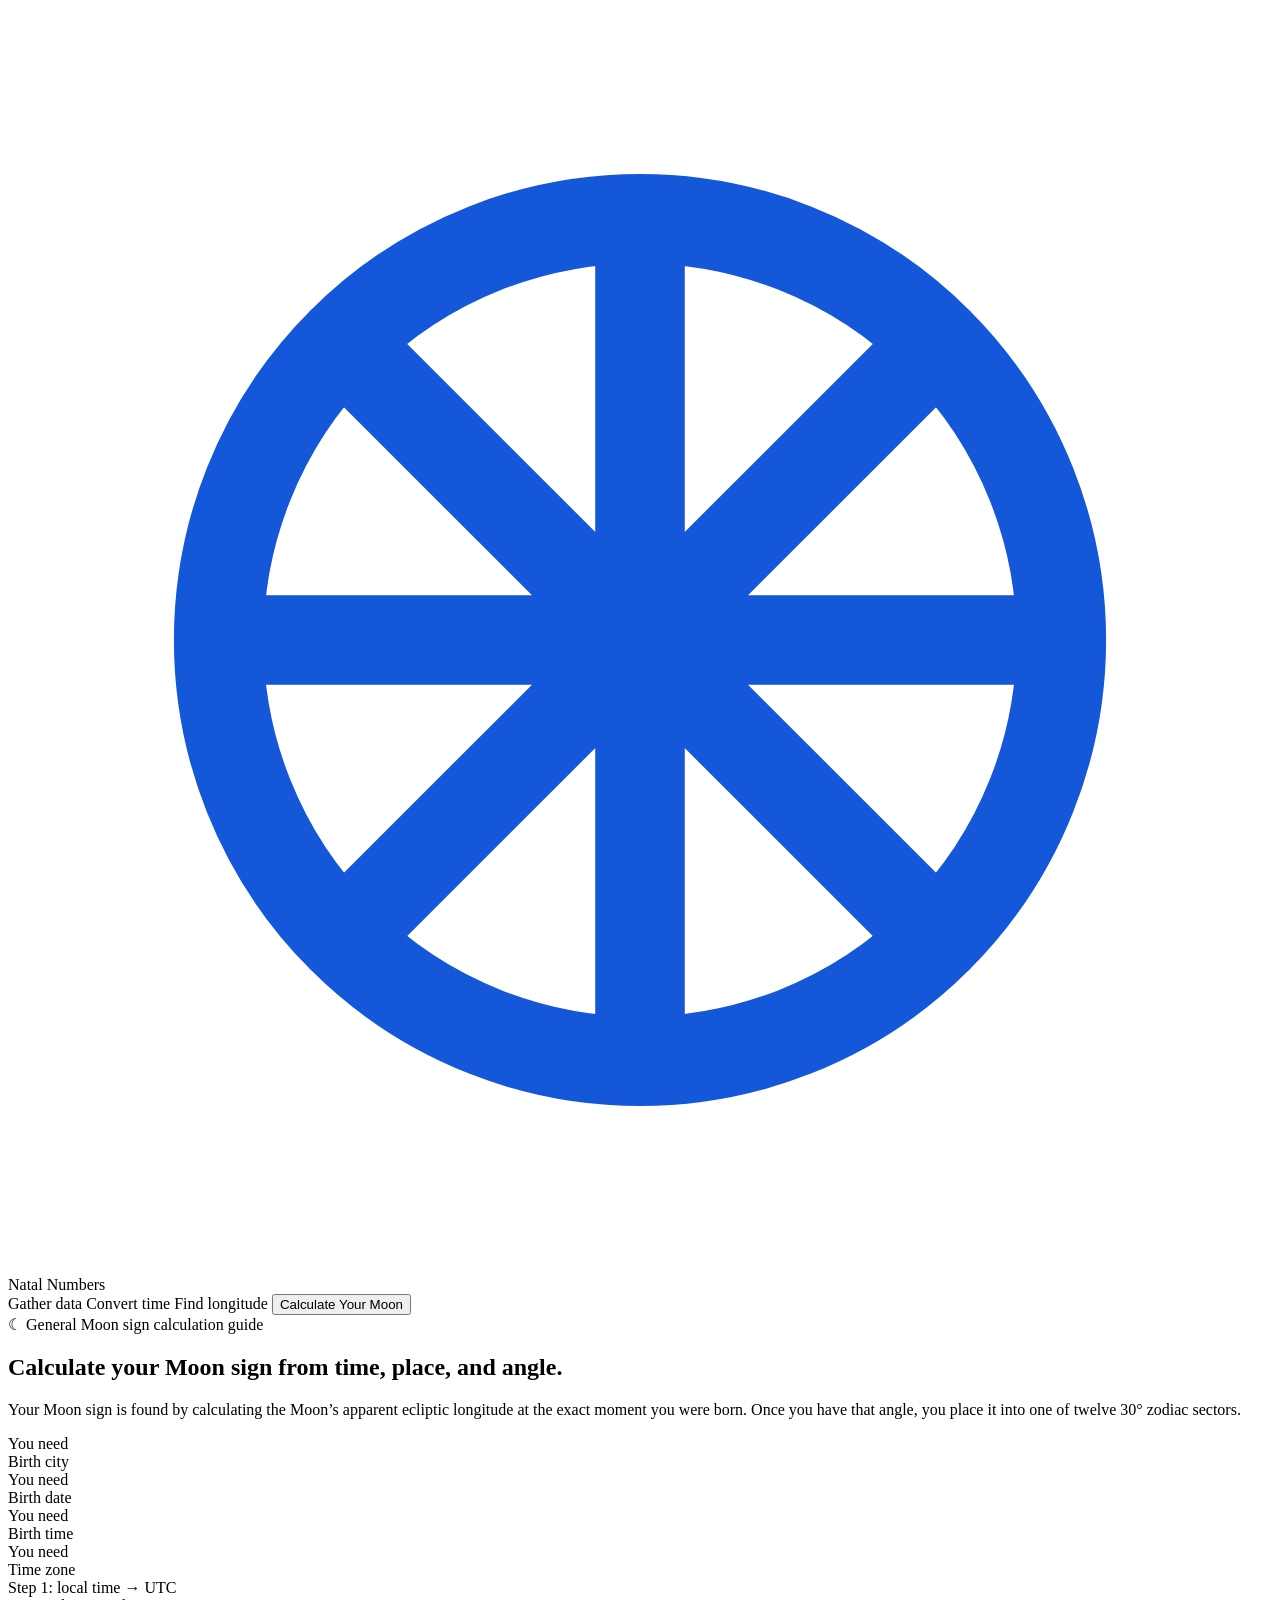
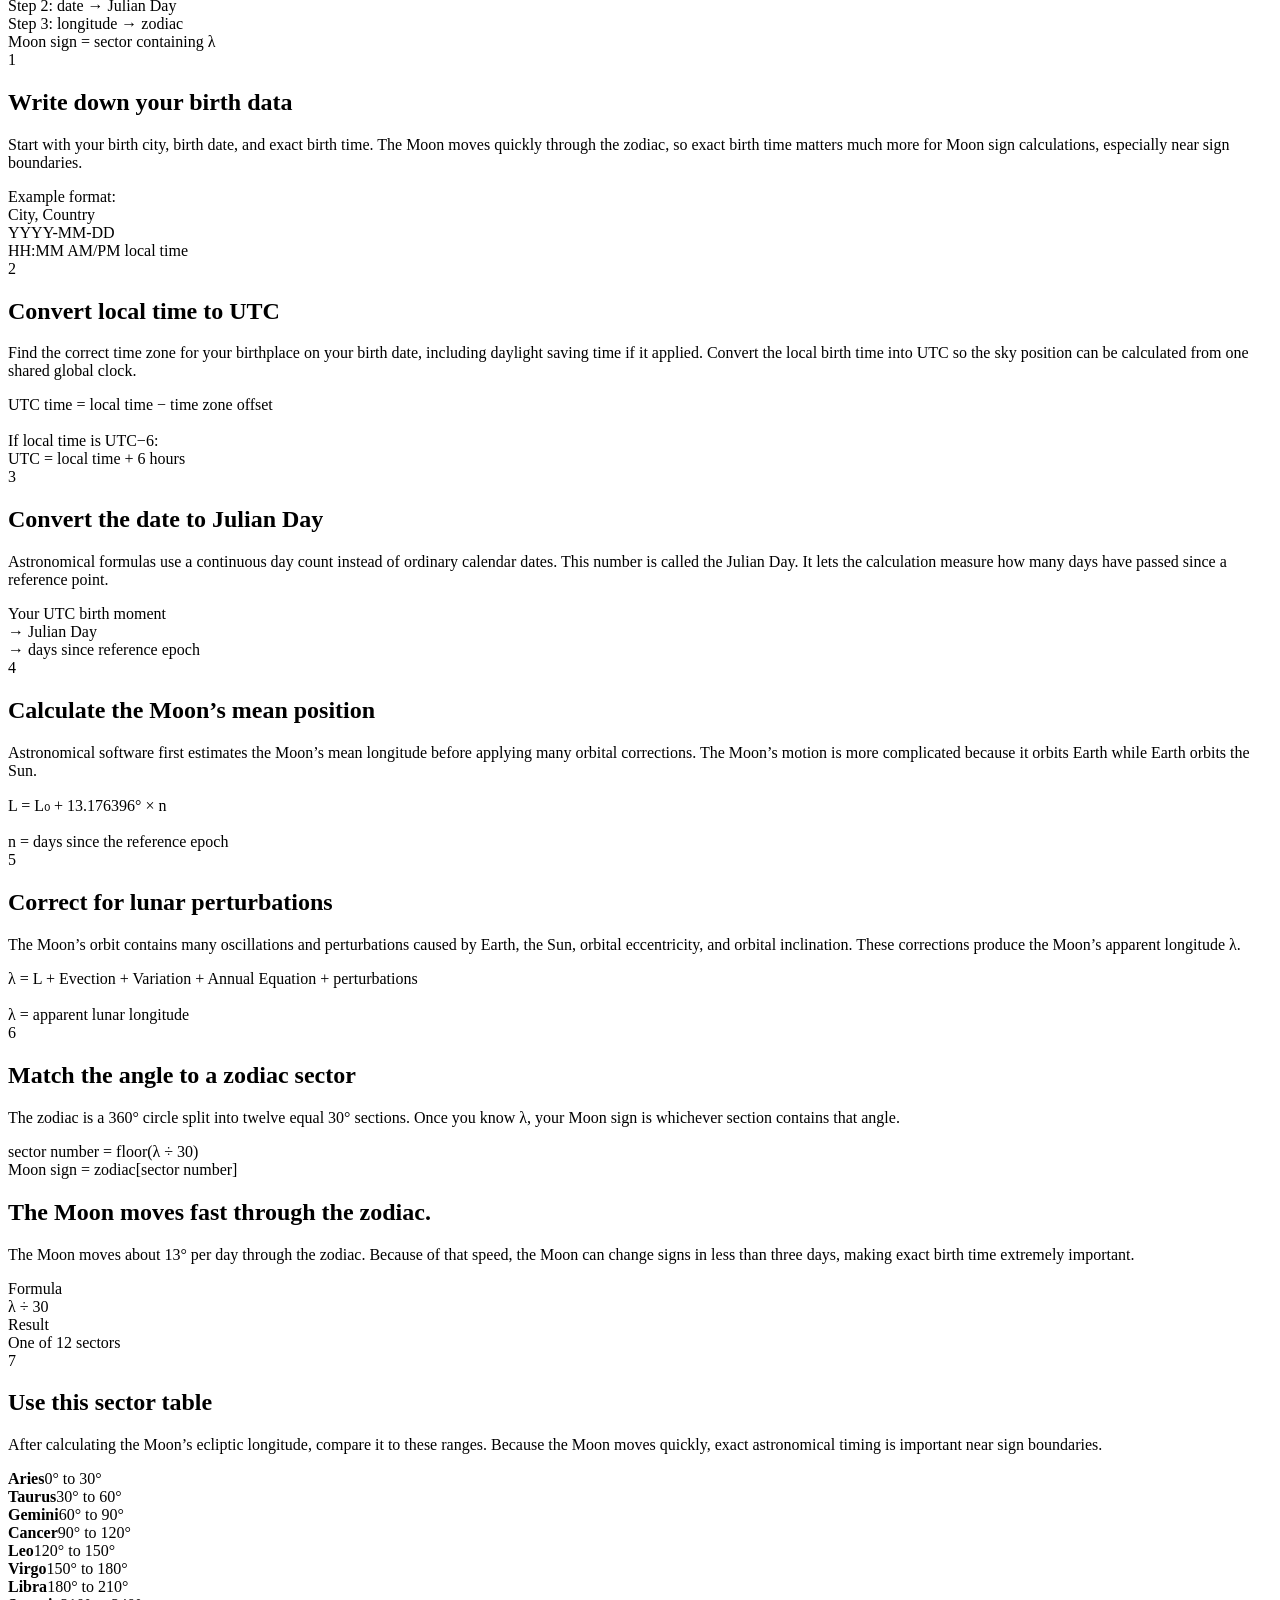
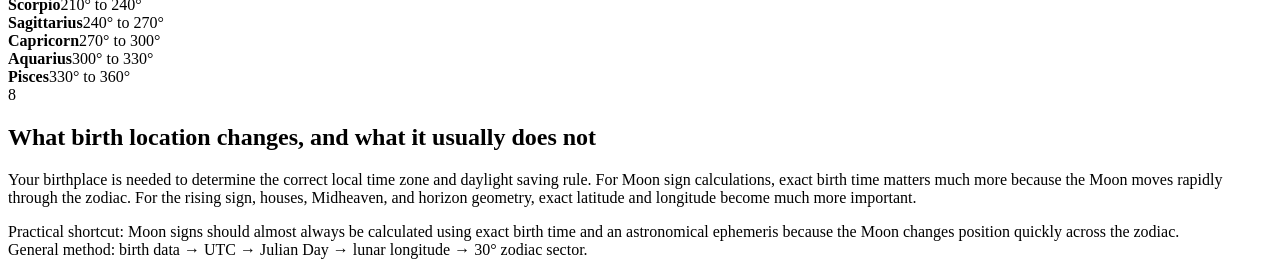
<file: moon_sign_math_explainer_html.html>
<!DOCTYPE html>
<html lang="en">
<head>
  <meta charset="UTF-8" />
  <meta name="viewport" content="width=device-width, initial-scale=1.0" />
  <title>How to Calculate Your Moon Sign</title>
</head>
<body>
  <main class="page">
    <nav>
      <div class="brand">
        <div class="brand-mark" aria-hidden="true">
          <svg viewBox="0 0 24 24" fill="none" stroke="#1457d9" stroke-width="1.7">
            <circle cx="12" cy="12" r="8"></circle>
            <path d="M12 4v16M4 12h16M6.4 6.4l11.2 11.2M17.6 6.4 6.4 17.6"></path>
          </svg>
        </div>
        Natal Numbers
      </div>
      <div class="nav-links">
        <span>Gather data</span>
        <span>Convert time</span>
        <span>Find longitude</span>
        <button class="button">Calculate Your Moon</button>
      </div>
    </nav>

    <section class="hero">
      <div>
        <div class="eyebrow">☾ General Moon sign calculation guide</div>
        <h1>Calculate your Moon sign from <span>time, place, and angle.</span></h1>
        <p class="hero-copy">
          Your Moon sign is found by calculating the Moon’s apparent ecliptic longitude at the exact moment you were born. Once you have that angle, you place it into one of twelve 30° zodiac sectors.
        </p>

        <div class="input-card" aria-label="Birth information needed">
          <div>
            <div class="label">You need</div>
            <div class="value">Birth city</div>
          </div>
          <div>
            <div class="label">You need</div>
            <div class="value">Birth date</div>
          </div>
          <div>
            <div class="label">You need</div>
            <div class="value">Birth time</div>
          </div>
          <div>
            <div class="label">You need</div>
            <div class="value">Time zone</div>
          </div>
        </div>
      </div>

      <aside class="astro-panel" aria-label="Lunar longitude visual diagram">
        <div class="zodiac-band"></div>
        <div class="orbit"></div>
        <div class="orbit two"></div>
        <div class="orbit three"></div>
        <div class="axis-x"></div>
        <div class="axis-y"></div>
        <div class="sun"></div>
        <div class="formula-float f1">Step 1: local time → UTC</div>
        <div class="formula-float f2">Step 2: date → Julian Day</div>
        <div class="formula-float f3">Step 3: longitude → zodiac</div>
        <div class="degree-pill">Moon sign = sector containing λ</div>
      </aside>
    </section>

    <section class="steps">
      <article class="card">
        <div class="card-number">1</div>
        <h2>Write down your birth data</h2>
        <p>
          Start with your birth city, birth date, and exact birth time. The Moon moves quickly through the zodiac, so exact birth time matters much more for Moon sign calculations, especially near sign boundaries.
        </p>
        <div class="formula">Example format:<br>City, Country<br>YYYY-MM-DD<br>HH:MM AM/PM local time</div>
      </article>

      <article class="card">
        <div class="card-number">2</div>
        <h2>Convert local time to UTC</h2>
        <p>
          Find the correct time zone for your birthplace on your birth date, including daylight saving time if it applied. Convert the local birth time into UTC so the sky position can be calculated from one shared global clock.
        </p>
        <div class="formula">UTC time = local time − time zone offset<br><br>If local time is UTC−6:<br>UTC = local time + 6 hours</div>
      </article>

      <article class="card">
        <div class="card-number">3</div>
        <h2>Convert the date to Julian Day</h2>
        <p>
          Astronomical formulas use a continuous day count instead of ordinary calendar dates. This number is called the Julian Day. It lets the calculation measure how many days have passed since a reference point.
        </p>
        <div class="formula">Your UTC birth moment<br>→ Julian Day<br>→ days since reference epoch</div>
      </article>

      <article class="card">
        <div class="card-number">4</div>
        <h2>Calculate the Moon’s mean position</h2>
        <p>
          Astronomical software first estimates the Moon’s mean longitude before applying many orbital corrections. The Moon’s motion is more complicated because it orbits Earth while Earth orbits the Sun.
        </p>
        <div class="formula">L = L₀ + 13.176396° × n<br><br>n = days since the reference epoch</div>
      </article>

      <article class="card">
        <div class="card-number">5</div>
        <h2>Correct for lunar perturbations</h2>
        <p>
          The Moon’s orbit contains many oscillations and perturbations caused by Earth, the Sun, orbital eccentricity, and orbital inclination. These corrections produce the Moon’s apparent longitude λ.
        </p>
        <div class="formula">λ = L + Evection + Variation + Annual Equation + perturbations<br><br>λ = apparent lunar longitude</div>
      </article>

      <article class="card">
        <div class="card-number">6</div>
        <h2>Match the angle to a zodiac sector</h2>
        <p>
          The zodiac is a 360° circle split into twelve equal 30° sections. Once you know λ, your Moon sign is whichever section contains that angle.
        </p>
        <div class="formula">sector number = floor(λ ÷ 30)<br>Moon sign = zodiac[sector number]</div>
      </article>
    </section>

    <section class="result">
      <div class="result-big">
        <h2>The Moon moves fast through the zodiac.</h2>
        <p>
          The Moon moves about 13° per day through the zodiac. Because of that speed, the Moon can change signs in less than three days, making exact birth time extremely important.
        </p>
        <div class="degree-grid">
          <div>
            <div class="label">Formula</div>
            <div class="value">λ ÷ 30</div>
          </div>
          <div>
            <div class="label">Result</div>
            <div class="value">One of 12 sectors</div>
          </div>
        </div>
      </div>

      <article class="card">
        <div class="card-number">7</div>
        <h2>Use this sector table</h2>
        <p>
          After calculating the Moon’s ecliptic longitude, compare it to these ranges. Because the Moon moves quickly, exact astronomical timing is important near sign boundaries.
        </p>
        <div class="zodiac-table">
          <div><strong>Aries</strong>0° to 30°</div>
          <div><strong>Taurus</strong>30° to 60°</div>
          <div><strong>Gemini</strong>60° to 90°</div>
          <div><strong>Cancer</strong>90° to 120°</div>
          <div><strong>Leo</strong>120° to 150°</div>
          <div><strong>Virgo</strong>150° to 180°</div>
          <div><strong>Libra</strong>180° to 210°</div>
          <div><strong>Scorpio</strong>210° to 240°</div>
          <div><strong>Sagittarius</strong>240° to 270°</div>
          <div><strong>Capricorn</strong>270° to 300°</div>
          <div><strong>Aquarius</strong>300° to 330°</div>
          <div><strong>Pisces</strong>330° to 360°</div>
        </div>
      </article>
    </section>

    <section class="card">
      <div class="card-number">8</div>
      <h2>What birth location changes, and what it usually does not</h2>
      <p>
        Your birthplace is needed to determine the correct local time zone and daylight saving rule. For Moon sign calculations, exact birth time matters much more because the Moon moves rapidly through the zodiac. For the rising sign, houses, Midheaven, and horizon geometry, exact latitude and longitude become much more important.
      </p>
      <div class="note">
        Practical shortcut: Moon signs should almost always be calculated using exact birth time and an astronomical ephemeris because the Moon changes position quickly across the zodiac.
      </div>
    </section>

    <footer>
      General method: birth data → UTC → Julian Day → lunar longitude → 30° zodiac sector.
    </footer>
  </main>
</body>
</html>
</file>
